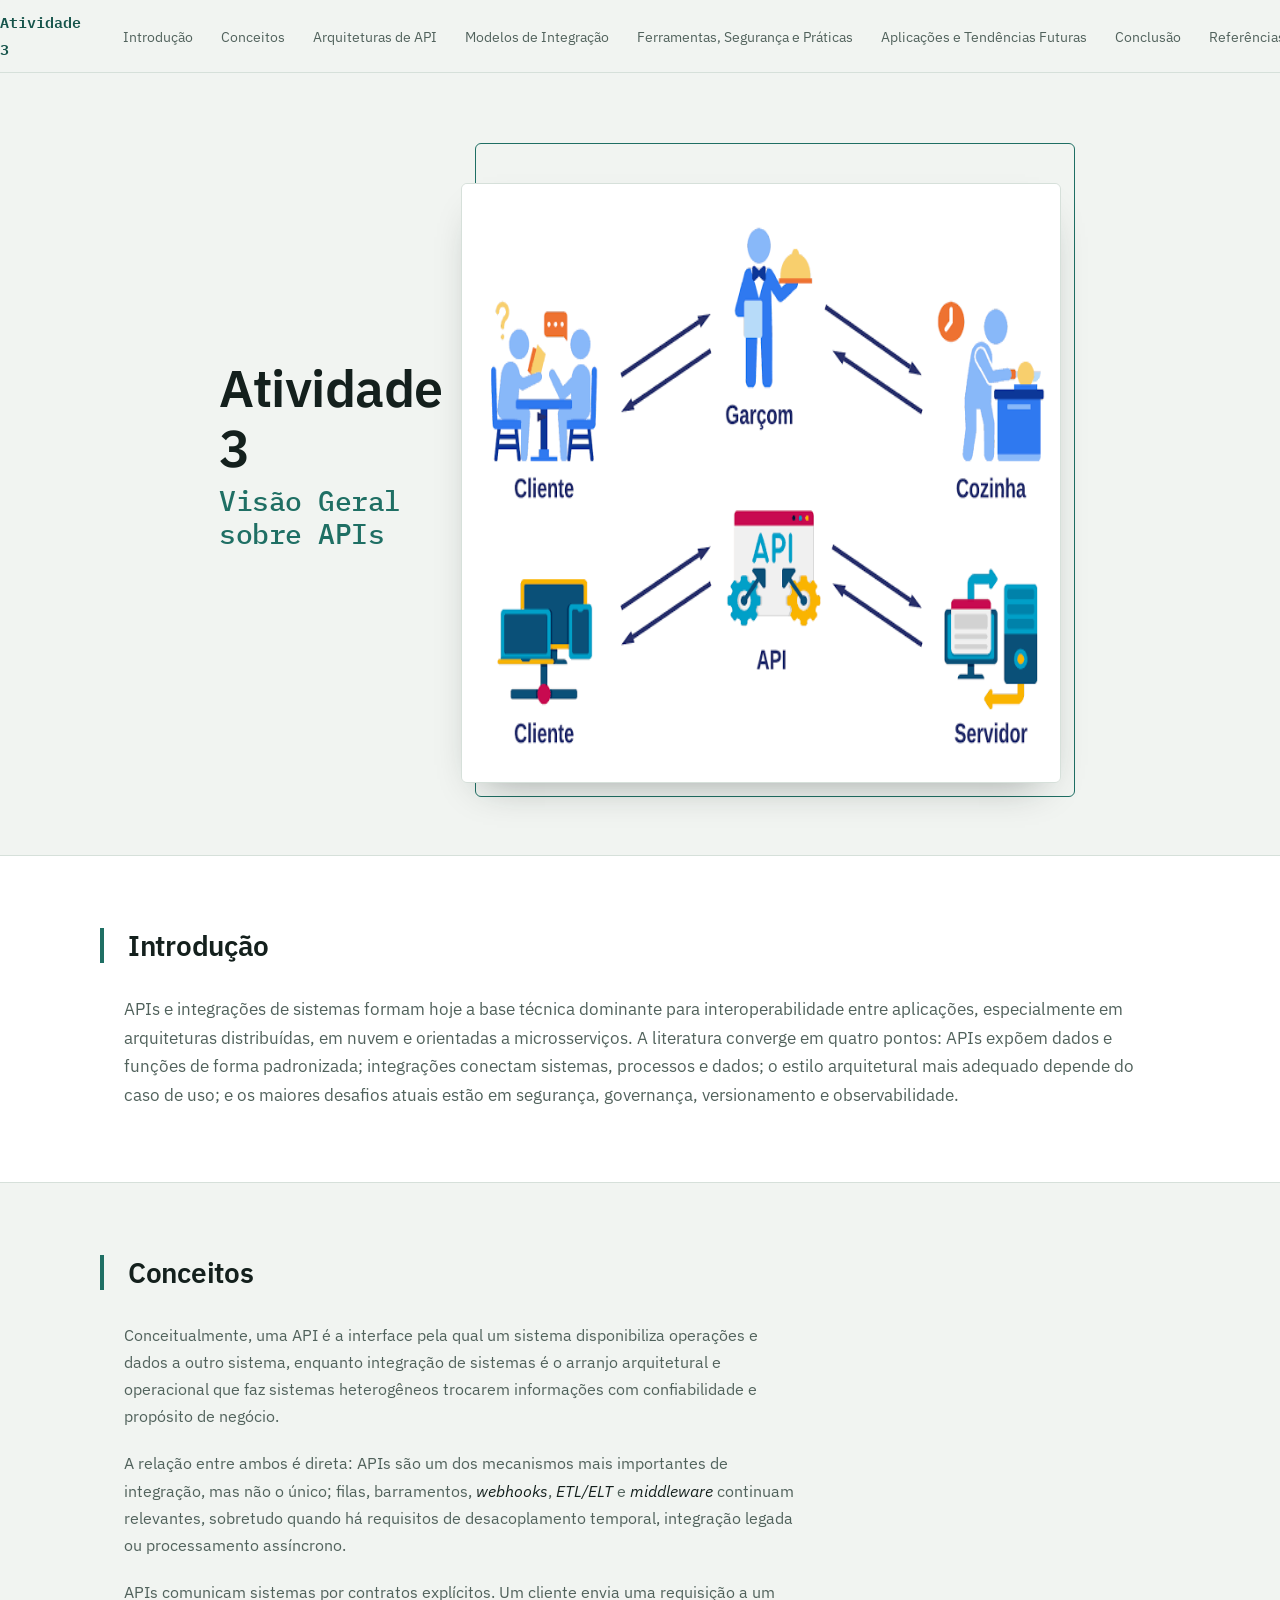
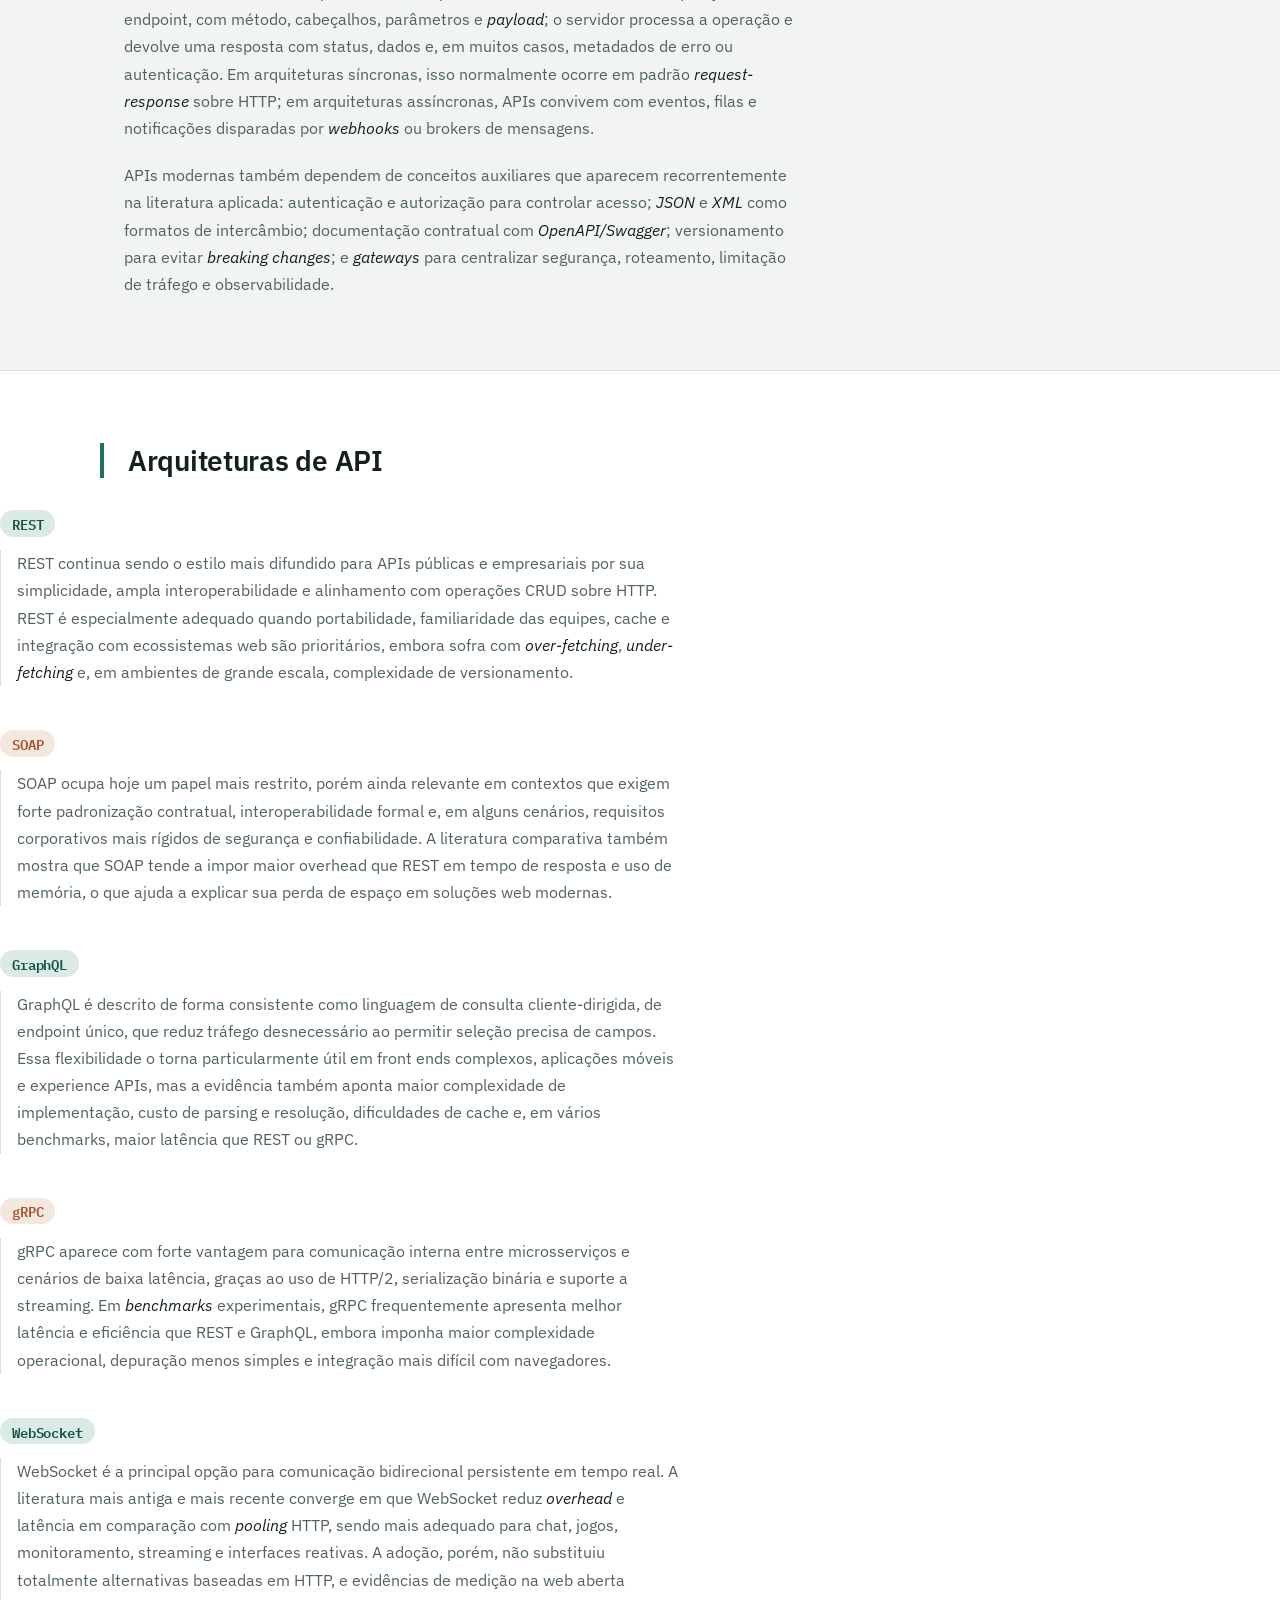
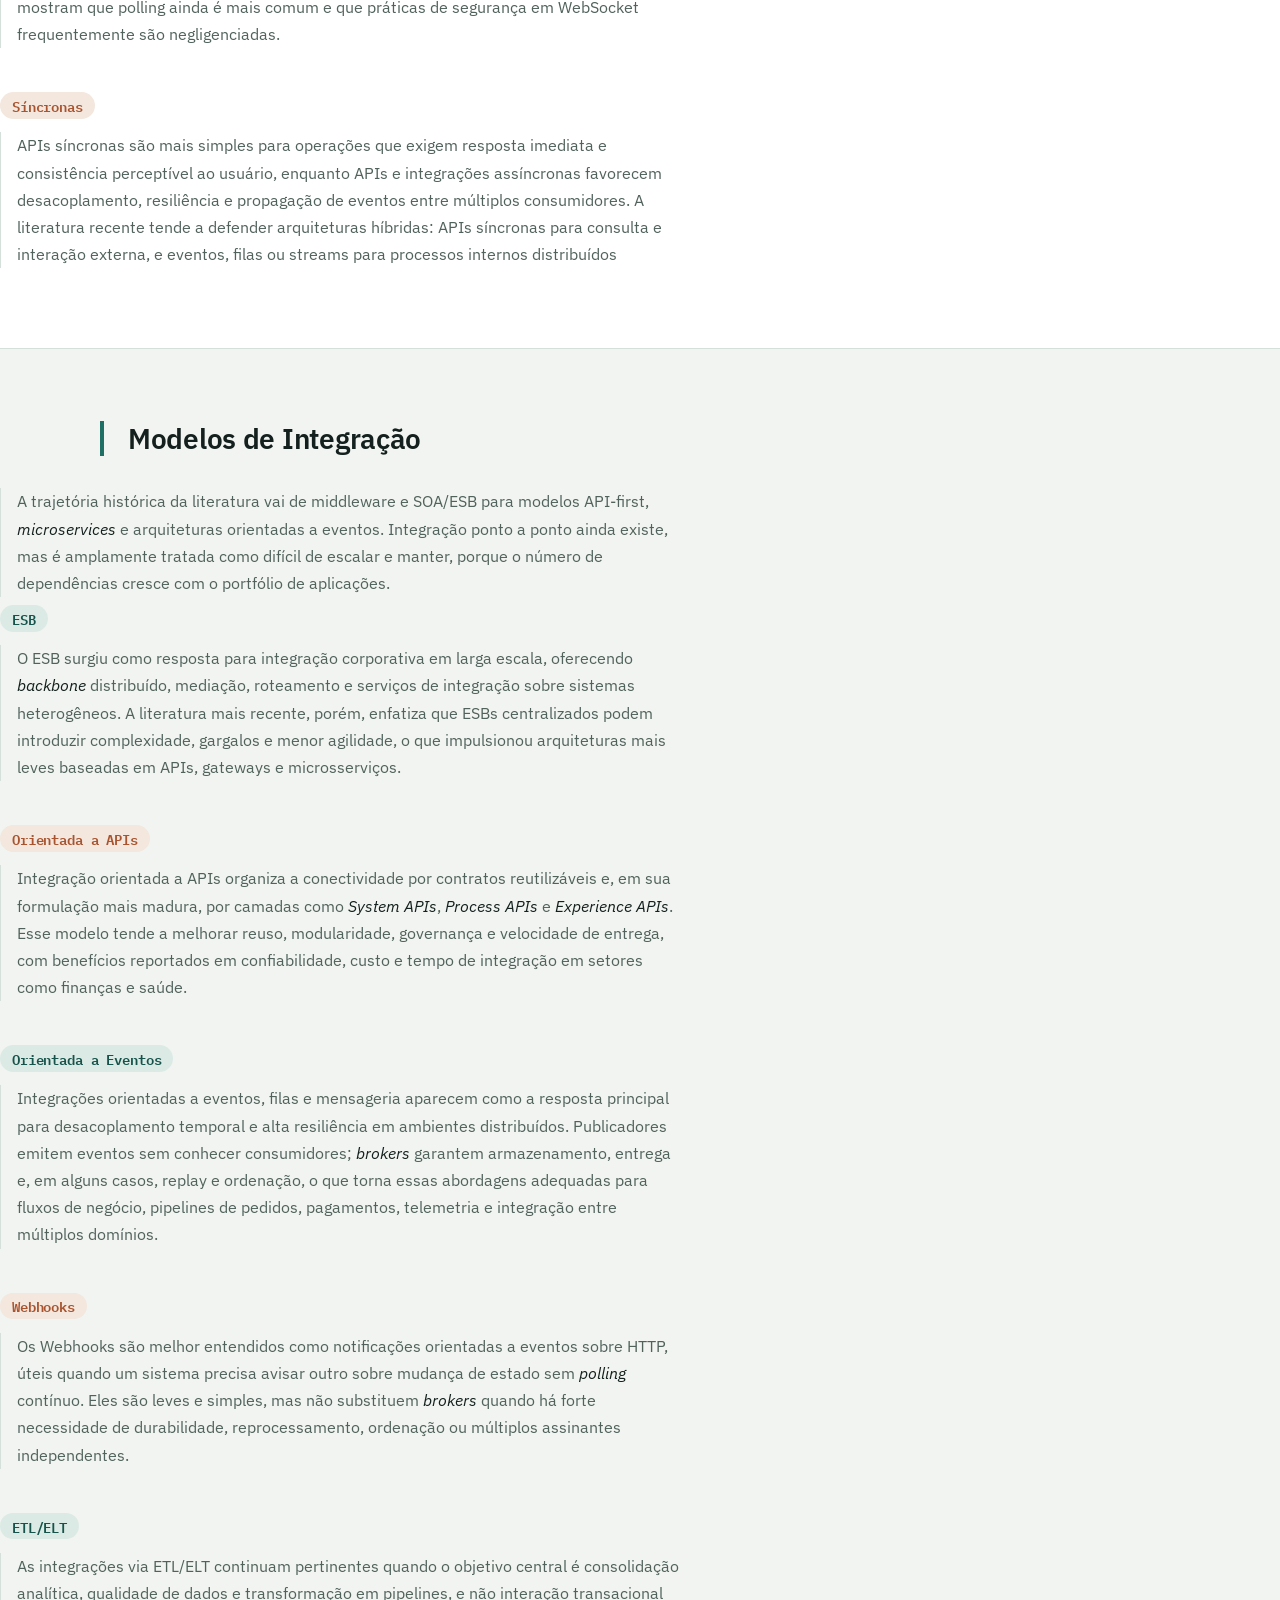
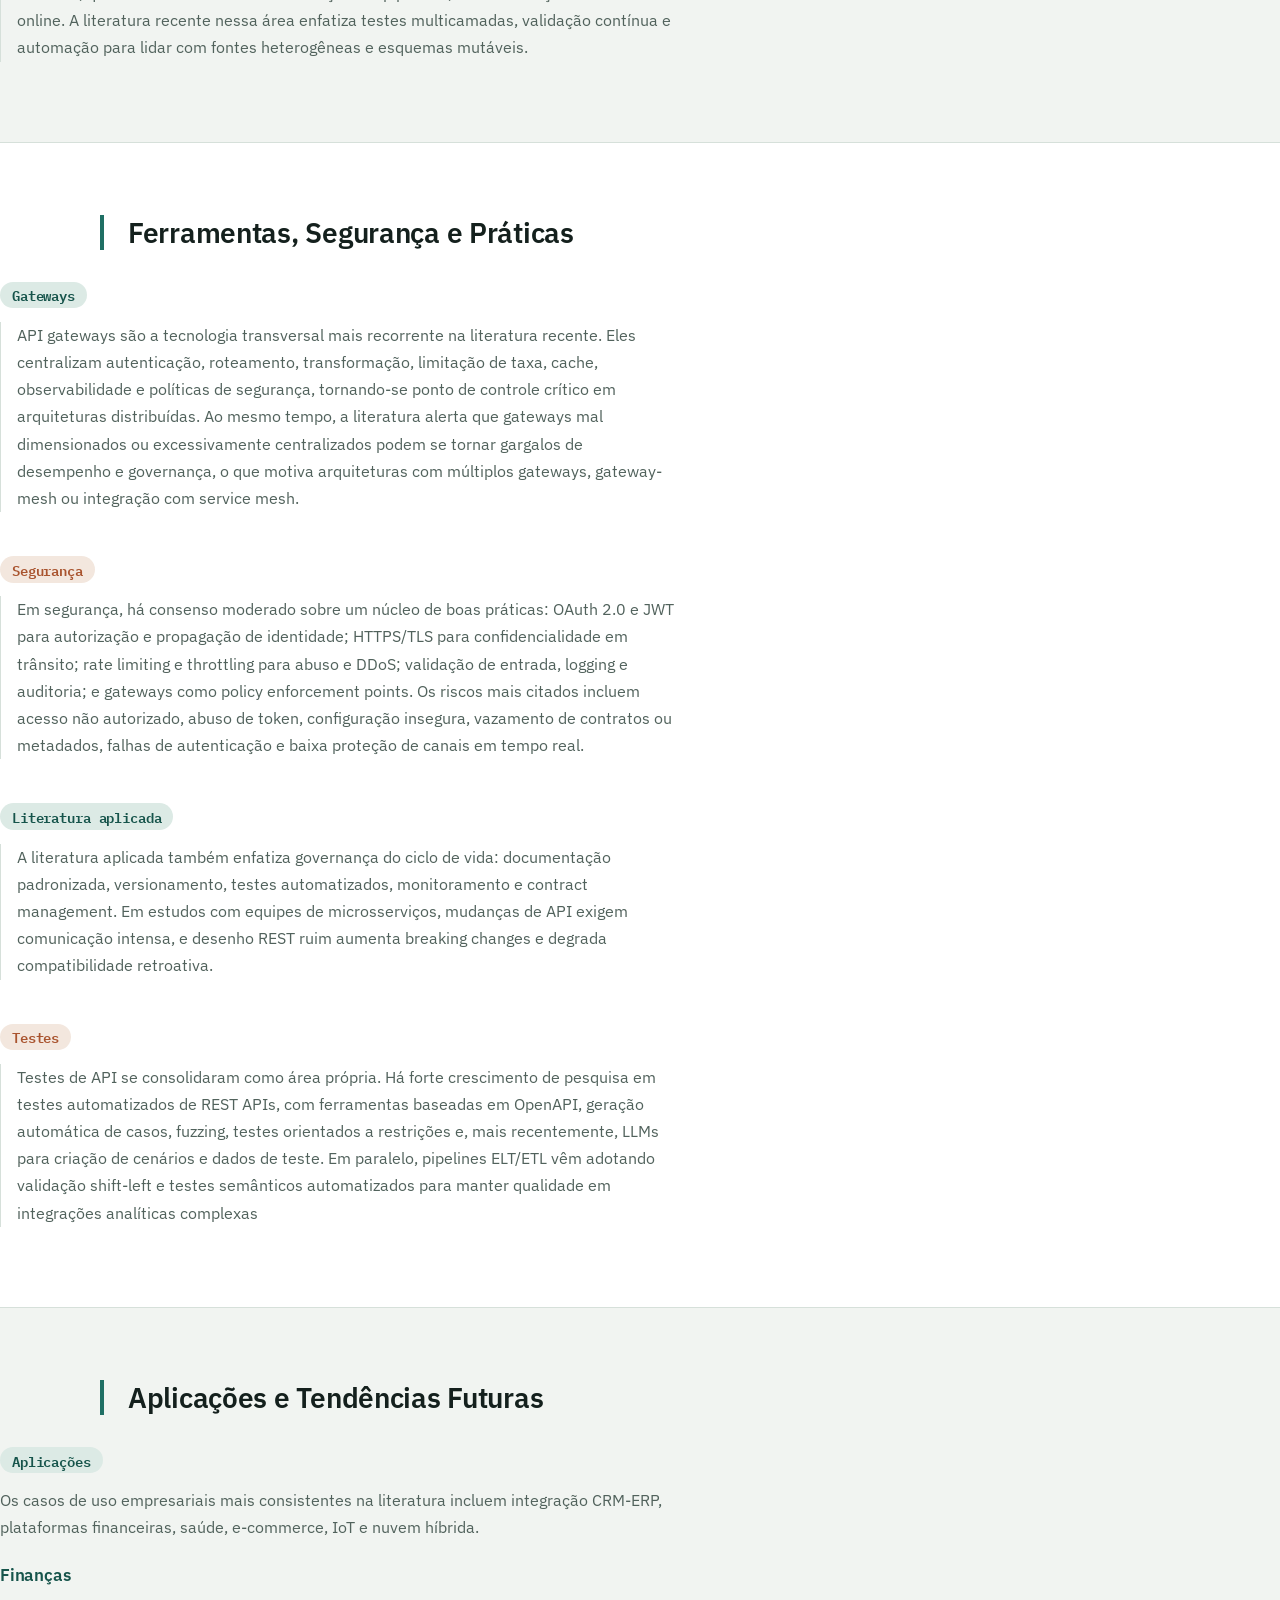
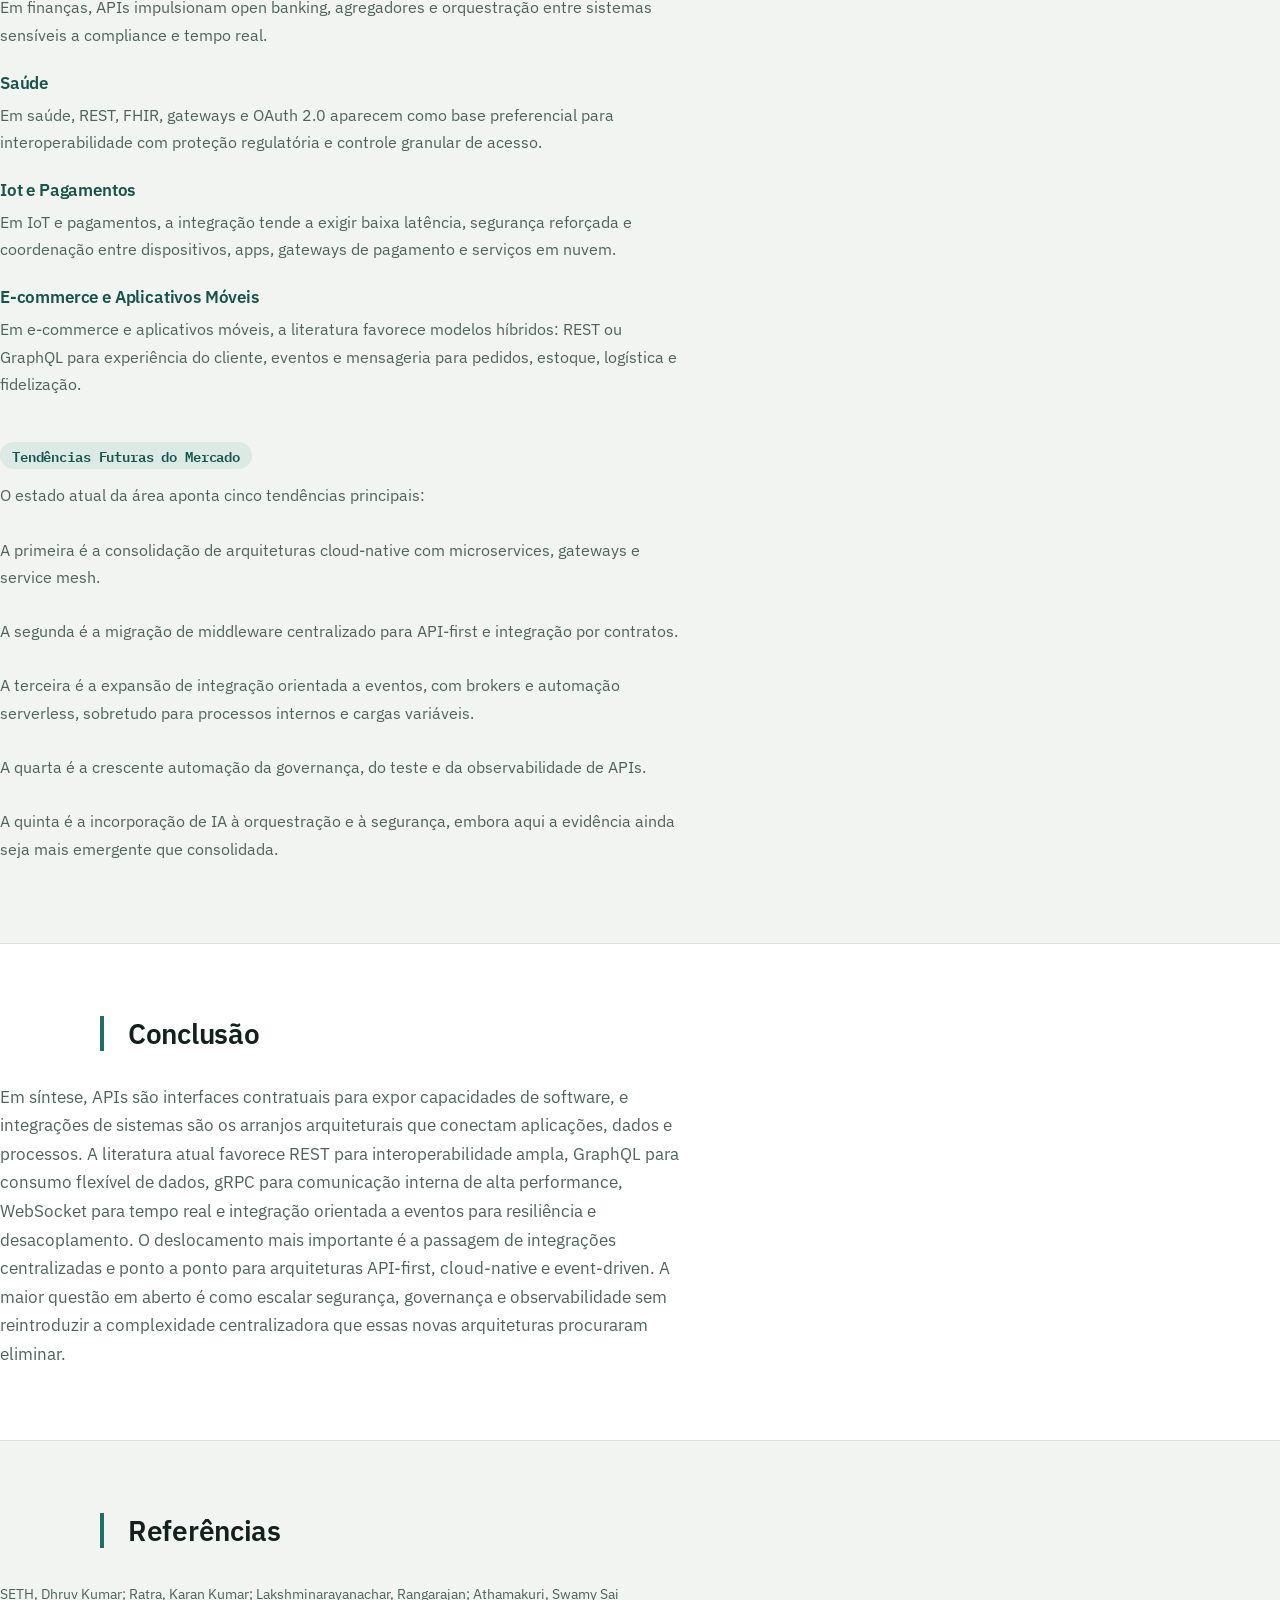
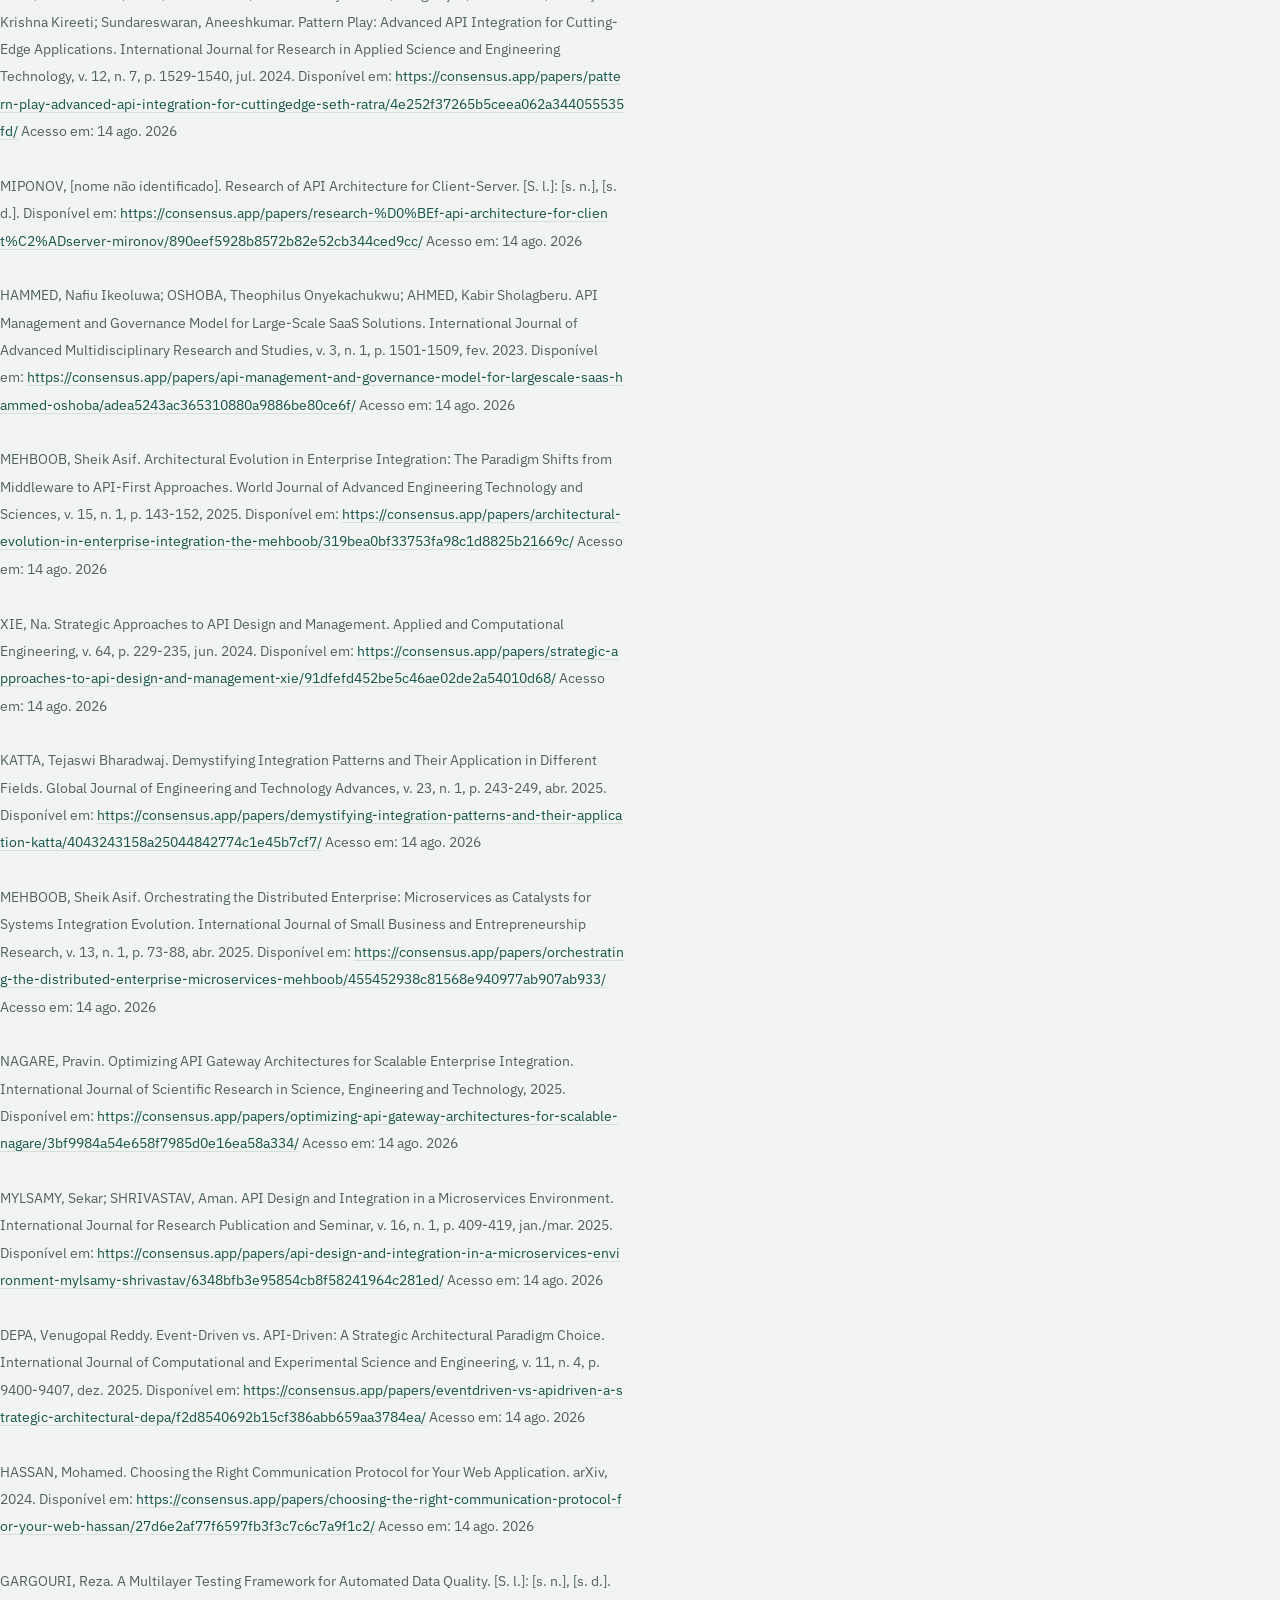
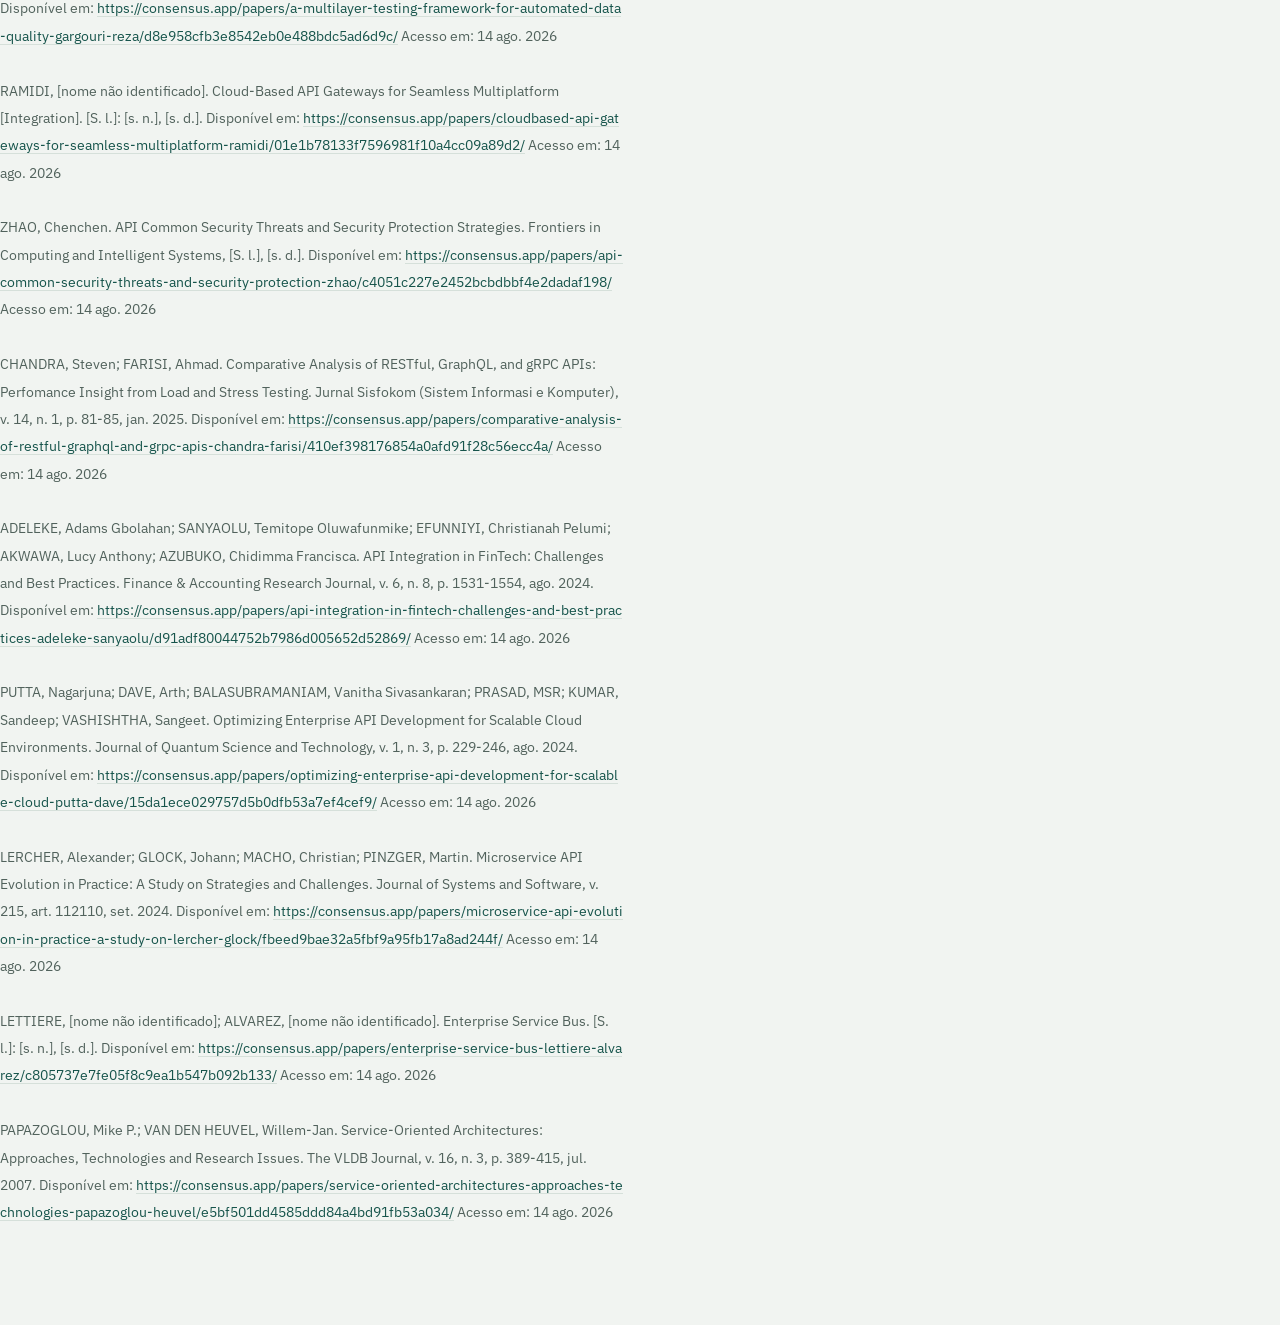
<file: Atividade3/index.html>
<!DOCTYPE html>
<html lang="pt-br">

<head>
    <meta charset="UTF-8">
    <meta name="viewport" content="width=device-width, initial-scale=1.0">
    <meta name="author" content="João Vitor Mangili da Silva">
    <meta name="description" content="Conteúdo da Atividade 3">
    <meta name="keywords" content="Desenvolvedor, 
    Atividade, APIs, João Vitor Mangili da Silva, Atividade 3, API, ">

    <link rel="stylesheet" href="style.css">
    <title>Atividade 3</title>
</head>

<body>
    <header class="header-1">
        <nav class="nav bd-grid">
            <div>
                <a href="#home" class="nav-logo">
                    Atividade 3
                </a>
            </div>
            <div class="nav-menu" id="nav-menu">
                <ul class="nav-list">
                    <li class="nav-item">
                        <a href="#introduction" class="nav-link">
                            Introdução
                        </a>
                    </li>
                    <li class="nav-item">
                        <a href="#concepts" class="nav-link">
                            Conceitos
                        </a>
                    </li>
                    <li class="nav-item">
                        <a href="#architecture" class="nav-link">
                            Arquiteturas de API
                        </a>
                    </li>
                    <li class="nav-item">
                        <a href="#integration" class="nav-link">
                            Modelos de Integração
                        </a>
                    </li>
                    <li class="nav-item">
                        <a href="#tools" class="nav-link">
                            Ferramentas, Segurança e Práticas
                        </a>
                    </li>
                    <li class="nav-item">
                        <a href="#aplic" class="nav-link">
                            Aplicações e Tendências Futuras
                        </a>
                    </li>
                    <li class="nav-item">
                        <a href="#conclusion" class="nav-link">
                            Conclusão
                        </a>
                    </li>
                    <li>
                        <a href="#ref" class="nav-link">
                            Referências
                        </a>
                    </li>
                </ul>
            </div>
        </nav>
    </header>

    <main>
        <section class="home bd-grid" id="home">
            <div class="home-data">
                <h1 class="home-title">
                    Atividade 3 <br>
                    <span class="home-title-color">
                        Visão Geral sobre APIs
                    </span>
                    <br>
                </h1>
            </div>
            <div class="home-img">
                <br> <br>
                <img src="./images/api.png" height="600" width="600" alt="foto ilustrativa de como as APIs funcionam" title="API">
            </div>
        </section>
        <section class="introduction section" id="introduction">
            <h2 class="introduction-subtitle">
            Introdução
            </h2>
        <p class="introduction-text">
            APIs e integrações de sistemas formam hoje a base técnica dominante para interoperabilidade entre
            aplicações, especialmente em arquiteturas distribuídas, em nuvem e orientadas a microsserviços. A literatura
            converge em quatro pontos: APIs expõem dados e funções de forma padronizada; integrações conectam sistemas,
            processos e dados; o estilo arquitetural mais adequado depende do caso de uso; e os maiores desafios atuais
            estão em segurança, governança, versionamento e observabilidade.
        </p>
        </section>

            <section class="concepts section" id="concepts">
                <h2 class="concepts-subtitle">
                    Conceitos
                </h2>
                <div class="concepts-text">

                    <p>
                        Conceitualmente, uma API é a interface pela qual um sistema disponibiliza operações e dados a
                        outro sistema, enquanto integração de sistemas é o arranjo arquitetural e operacional que faz
                        sistemas heterogêneos trocarem informações com confiabilidade e propósito de negócio.
                    </p>
                    <p>
                        A relação entre ambos é direta: APIs são um dos mecanismos mais importantes de integração, mas
                        não o único; filas, barramentos, <i>webhooks</i>, <i>ETL/ELT</i> e <i>middleware</i> continuam
                        relevantes, sobretudo quando há requisitos de desacoplamento temporal, integração legada ou
                        processamento assíncrono.
                    </p>
                    <p>
                        APIs comunicam sistemas por contratos explícitos. Um cliente envia uma requisição a um endpoint,
                        com método, cabeçalhos, parâmetros e <i>payload</i>; o servidor processa a operação e devolve
                        uma resposta com status, dados e, em muitos casos, metadados de erro ou autenticação. Em
                        arquiteturas síncronas, isso normalmente ocorre em padrão <i>request-response</i> sobre HTTP; em
                        arquiteturas assíncronas, APIs convivem com eventos, filas e notificações disparadas por
                        <i>webhooks</i> ou brokers de mensagens.
                    </p>
                    <p>
                        APIs modernas também dependem de conceitos auxiliares que aparecem recorrentemente na literatura
                        aplicada: autenticação e autorização para controlar acesso; <i>JSON</i> e <i>XML</i> como
                        formatos de intercâmbio; documentação contratual com <i>OpenAPI/Swagger</i>; versionamento para
                        evitar <i>breaking changes</i>; e <i>gateways</i> para centralizar segurança, roteamento,
                        limitação de tráfego e observabilidade.
                    </p>
                </div>
            </section>

            <section class="architecture section" id="architecture">
                <h2 class="architecture-title">
                    Arquiteturas de API
                </h2>
                <div class="architecture-container bd-grid">
                    <div>
                        <h3 class="architecture-subtitle">
                            REST
                        </h3>
                        <p class="architecture-text">
                            REST continua sendo o estilo mais difundido para APIs públicas e empresariais por sua
                            simplicidade, ampla interoperabilidade e alinhamento com operações CRUD sobre HTTP. REST é
                            especialmente adequado quando portabilidade, familiaridade das equipes, cache e integração
                            com ecossistemas web são prioritários, embora sofra com <i>over-fetching</i>,
                            <i>under-fetching</i> e, em ambientes de grande escala, complexidade de versionamento.
                        </p>
                        <h3 class="architecture-subtitle">
                            SOAP
                        </h3>
                        <p class="architecture-text">
                            SOAP ocupa hoje um papel mais restrito, porém ainda relevante em contextos que exigem forte
                            padronização contratual, interoperabilidade formal e, em alguns cenários, requisitos
                            corporativos mais rígidos de segurança e confiabilidade. A literatura comparativa também
                            mostra que SOAP tende a impor maior overhead que REST em tempo de resposta e uso de memória,
                            o que ajuda a explicar sua perda de espaço em soluções web modernas.
                        </p>
                        <h3 class="architecture-subtitle">
                            GraphQL
                        </h3>
                        <p class="architecture-text">
                            GraphQL é descrito de forma consistente como linguagem de consulta cliente-dirigida, de
                            endpoint único, que reduz tráfego desnecessário ao permitir seleção precisa de campos. Essa
                            flexibilidade o torna particularmente útil em front ends complexos, aplicações móveis e
                            experience APIs, mas a evidência também aponta maior complexidade de implementação, custo de
                            parsing e resolução, dificuldades de cache e, em vários benchmarks, maior latência que REST
                            ou gRPC.
                        </p>
                        <h3 class="architecture-subtitle">
                            gRPC
                        </h3>
                        <p class="architecture-text">
                            gRPC aparece com forte vantagem para comunicação interna entre microsserviços e cenários de
                            baixa latência, graças ao uso de HTTP/2, serialização binária e suporte a streaming. Em
                            <i>benchmarks</i> experimentais, gRPC frequentemente apresenta melhor latência e eficiência
                            que REST e GraphQL, embora imponha maior complexidade operacional, depuração menos simples e
                            integração mais difícil com navegadores.
                        </p>
                        <h3 class="architecture-subtitle">
                            WebSocket
                        </h3>
                        <p class="architecture-text">
                            WebSocket é a principal opção para comunicação bidirecional persistente em tempo real. A
                            literatura mais antiga e mais recente converge em que WebSocket reduz <i>overhead</i> e
                            latência em comparação com <i>pooling </i>HTTP, sendo mais adequado para chat, jogos,
                            monitoramento, streaming e interfaces reativas. A adoção, porém, não substituiu totalmente
                            alternativas baseadas em HTTP, e evidências de medição na web aberta mostram que polling
                            ainda é mais comum e que práticas de segurança em WebSocket frequentemente são
                            negligenciadas.
                        </p>
                        <h3 class="architecture-subtitle">
                            Síncronas
                        </h3>
                        <p class="architecture-text">
                            APIs síncronas são mais simples para operações que exigem resposta imediata e consistência
                            perceptível ao usuário, enquanto APIs e integrações assíncronas favorecem desacoplamento,
                            resiliência e propagação de eventos entre múltiplos consumidores. A literatura recente tende
                            a defender arquiteturas híbridas: APIs síncronas para consulta e interação externa, e
                            eventos, filas ou streams para processos internos distribuídos
                        </p>

                    </div>
                </div>
            </section>

            <section class="integration-session" id="integration">
                <h2 class="integration-title">
                    Modelos de Integração
                </h2>
                <div class="integration-container bd-grid">
                    <p class="integration-text">
                        A trajetória histórica da literatura vai de middleware e SOA/ESB para modelos API-first,
                        <i>microservices</i> e arquiteturas orientadas a eventos. Integração ponto a ponto ainda existe,
                        mas é amplamente tratada como difícil de escalar e manter, porque o número de dependências
                        cresce com o portfólio de aplicações.
                    </p>
                    <h3 class="integration-subtitle">
                        ESB
                    </h3>
                    <p class="integration-text">
                        O ESB surgiu como resposta para integração corporativa em larga escala, oferecendo
                        <i>backbone</i> distribuído, mediação, roteamento e serviços de integração sobre sistemas
                        heterogêneos. A literatura mais recente, porém, enfatiza que ESBs centralizados podem introduzir
                        complexidade, gargalos e menor agilidade, o que impulsionou arquiteturas mais leves baseadas em
                        APIs, gateways e microsserviços.
                    </p>
                    <h3 class="integration-subtitle">
                        Orientada a APIs
                    </h3>
                    <p class="integration-text">
                        Integração orientada a APIs organiza a conectividade por contratos reutilizáveis e, em sua
                        formulação mais madura, por camadas como <i>System APIs</i>, <i>Process APIs</i> e <i>Experience
                            APIs</i>. Esse modelo tende a melhorar reuso, modularidade, governança e velocidade de
                        entrega, com benefícios reportados em confiabilidade, custo e tempo de integração em setores
                        como finanças e saúde.
                    </p>
                    <h3 class="integration-subtitle">
                        Orientada a Eventos
                    </h3>
                    <p class="integration-text">
                        Integrações orientadas a eventos, filas e mensageria aparecem como a resposta principal para
                        desacoplamento temporal e alta resiliência em ambientes distribuídos. Publicadores emitem
                        eventos sem conhecer consumidores; <i>brokers</i> garantem armazenamento, entrega e, em alguns
                        casos, replay e ordenação, o que torna essas abordagens adequadas para fluxos de negócio,
                        pipelines de pedidos, pagamentos, telemetria e integração entre múltiplos domínios.
                    </p>
                    <h3 class="integration-subtitle">
                        Webhooks
                    </h3>
                    <p class="integration-text">
                        Os Webhooks são melhor entendidos como notificações orientadas a eventos sobre HTTP, úteis
                        quando um sistema precisa avisar outro sobre mudança de estado sem <i>polling</i> contínuo. Eles
                        são leves e simples, mas não substituem <i>brokers</i> quando há forte necessidade de
                        durabilidade, reprocessamento, ordenação ou múltiplos assinantes independentes.
                    </p>
                    <h3 class="integration-subtitle">
                        ETL/ELT
                    </h3>
                    <p class="integration-text">
                        As integrações via ETL/ELT continuam pertinentes quando o objetivo central é consolidação
                        analítica, qualidade de dados e transformação em pipelines, e não interação transacional online.
                        A literatura recente nessa área enfatiza testes multicamadas, validação contínua e automação
                        para lidar com fontes heterogêneas e esquemas mutáveis.
                    </p>
                </div>
            </section>

            <section class="tools-session" id="tools">
                    <h2 class="tools-title">
                        Ferramentas, Segurança e Práticas
                    </h2>
                    <div class="tools-container bd-grid">
                        <h3 class="tools-subtitle">
                            Gateways
                        </h3>
                        <p class="tools-text">
                            API gateways são a tecnologia transversal mais recorrente na literatura recente. Eles
                            centralizam autenticação, roteamento, transformação, limitação de taxa, cache,
                            observabilidade e políticas de segurança, tornando-se ponto de controle crítico em
                            arquiteturas distribuídas. Ao mesmo tempo, a literatura alerta que gateways mal
                            dimensionados ou excessivamente centralizados podem se tornar gargalos de desempenho e
                            governança, o que motiva arquiteturas com múltiplos gateways, gateway-mesh ou integração com
                            service mesh.
                        </p>
                        <h3 class="tools-subtitle">
                            Segurança
                        </h3>
                        <p class="tools-text">
                            Em segurança, há consenso moderado sobre um núcleo de boas práticas: OAuth 2.0 e JWT para
                            autorização e propagação de identidade; HTTPS/TLS para confidencialidade em trânsito; rate
                            limiting e throttling para abuso e DDoS; validação de entrada, logging e auditoria; e
                            gateways como policy enforcement points. Os riscos mais citados incluem acesso não
                            autorizado, abuso de token, configuração insegura, vazamento de contratos ou metadados,
                            falhas de autenticação e baixa proteção de canais em tempo real.
                        </p>
                        <h3 class="tools-subtitle">
                            Literatura aplicada
                        </h3>
                        <p class="tools-text">
                            A literatura aplicada também enfatiza governança do ciclo de vida: documentação padronizada,
                            versionamento, testes automatizados, monitoramento e contract management. Em estudos com
                            equipes de microsserviços, mudanças de API exigem comunicação intensa, e desenho REST ruim
                            aumenta breaking changes e degrada compatibilidade retroativa.
                        </p>
                        <h3 class="tools-subtitle">
                            Testes
                        </h3>
                        <p class="tools-text">
                            Testes de API se consolidaram como área própria. Há forte crescimento de pesquisa em testes
                            automatizados de REST APIs, com ferramentas baseadas em OpenAPI, geração automática de
                            casos, fuzzing, testes orientados a restrições e, mais recentemente, LLMs para criação de
                            cenários e dados de teste. Em paralelo, pipelines ELT/ETL vêm adotando validação shift-left
                            e testes semânticos automatizados para manter qualidade em integrações analíticas complexas
                        </p>
                    </div>
            </section>

            <section class="aplic-session" id="aplic">
                        <h2 class="aplic-title">
                            Aplicações e Tendências Futuras
                        </h2>
                        <div class="aplic-container bd-grid">
                            <h3 class="aplic-subtitle">
                                Aplicações
                            </h3>
                            <p class="aplic-text">
                                Os casos de uso empresariais mais consistentes na literatura incluem integração CRM-ERP,
                                plataformas financeiras, saúde, e-commerce, IoT e nuvem híbrida.
                            </p>
                            <h4 class="aplic-subsubtitle">
                                Finanças
                            </h4>
                            <p class="aplic-text">
                                Em finanças, APIs impulsionam open banking, agregadores e orquestração entre sistemas
                                sensíveis a compliance e tempo real.
                            </p>
                            <h4 class="aplic-subsubtitle">
                                Saúde
                            </h4>
                            <p class="aplic-text">
                                Em saúde, REST, FHIR, gateways e OAuth 2.0 aparecem como base preferencial para
                                interoperabilidade com proteção regulatória e controle granular de acesso.
                            </p>
                            <h4 class="aplic-subsubtitle">
                                Iot e Pagamentos
                            </h4>
                            <p class="aplic-text">
                                Em IoT e pagamentos, a integração tende a exigir baixa latência, segurança reforçada e
                                coordenação entre dispositivos, apps, gateways de pagamento e serviços em nuvem.
                            </p>
                            <h4 class="aplic-subsubtitle">
                                E-commerce e Aplicativos Móveis
                            </h4>
                            <p class="aplic-text">
                                Em e-commerce e aplicativos móveis, a literatura favorece modelos híbridos: REST ou
                                GraphQL para experiência do cliente, eventos e mensageria para pedidos, estoque,
                                logística e fidelização.
                            </p>
                            <h3 class="aplic-subtitle">
                                Tendências Futuras do Mercado
                            </h3>
                            <p class="aplic-text">
                                O estado atual da área aponta cinco tendências principais: <br> <br>

                                A primeira é a consolidação de arquiteturas cloud-native com microservices, gateways e
                                service mesh. <br> <br>

                                A segunda é a migração de middleware centralizado para API-first e integração por
                                contratos. <br> <br>

                                A terceira é a expansão de integração orientada a eventos, com brokers e automação
                                serverless, sobretudo para processos internos e cargas variáveis. <br> <br>

                                A quarta é a crescente automação da governança, do teste e da observabilidade de APIs.
                                <br> <br>

                                A quinta é a incorporação de IA à orquestração e à segurança, embora aqui a evidência
                                ainda seja mais emergente que consolidada.
                            </p>
                        </div>
                    </section>

                    <section class="conclusion-session" id="conclusion">
                        <h2 class="conclusion-title">
                            Conclusão
                        </h2>
                        <div class="conclusion-container bd-grid">
                            <p class="conclusion-text">
                                Em síntese, APIs são interfaces contratuais para expor capacidades de software, e integrações de sistemas são os arranjos arquiteturais que conectam aplicações, dados e processos. A literatura atual favorece REST para interoperabilidade ampla, GraphQL para consumo flexível de dados, gRPC para comunicação interna de alta performance, WebSocket para tempo real e integração orientada a eventos para resiliência e desacoplamento. O deslocamento mais importante é a passagem de integrações centralizadas e ponto a ponto para arquiteturas API-first, cloud-native e event-driven. A maior questão em aberto é como escalar segurança, governança e observabilidade sem reintroduzir a complexidade centralizadora que essas novas arquiteturas procuraram eliminar. 
                            </p>
                        </div>
                    </section>

                    <section class="ref-section" id="ref">
                        <h2 class="ref-title">
                            Referências
                        </h2>
                        <div class="ref-container bd-grid">
                            <p class="ref-text">
                                SETH, Dhruv Kumar; Ratra, Karan Kumar; Lakshminarayanachar, Rangarajan; Athamakuri, Swamy Sai Krishna Kireeti; Sundareswaran, Aneeshkumar. Pattern Play: Advanced API Integration for Cutting-Edge Applications. International Journal for Research in Applied Science and Engineering Technology, v. 12, n. 7, p. 1529-1540, jul. 2024. Disponível em: <a href="https://consensus.app/papers/pattern-play-advanced-api-integration-for-cuttingedge-seth-ratra/4e252f37265b5ceea062a344055535fd/" target="_blank"> https://consensus.app/papers/pattern-play-advanced-api-integration-for-cuttingedge-seth-ratra/4e252f37265b5ceea062a344055535fd/</a>
                                 Acesso em: 14 ago. 2026
                                <br>
                                <br>
                                MIРОNOV, [nome não identificado]. Research of API Architecture for Client-Server. [S. l.]: [s. n.], [s. d.]. Disponível em: <a href="https://consensus.app/papers/research-%D0%BEf-api-architecture-for-client%C2%ADserver-mironov/890eef5928b8572b82e52cb344ced9cc/" target="_blank"> https://consensus.app/papers/research-%D0%BEf-api-architecture-for-client%C2%ADserver-mironov/890eef5928b8572b82e52cb344ced9cc/</a>
                                 Acesso em: 14 ago. 2026
                                <br>
                                <br>
                                HAMMED, Nafiu Ikeoluwa; OSHOBA, Theophilus Onyekachukwu; AHMED, Kabir Sholagberu. API Management and Governance Model for Large-Scale SaaS Solutions. International Journal of Advanced Multidisciplinary Research and Studies, v. 3, n. 1, p. 1501-1509, fev. 2023. Disponível em: <a href="https://consensus.app/papers/api-management-and-governance-model-for-largescale-saas-hammed-oshoba/adea5243ac365310880a9886be80ce6f/" target="_blank"> https://consensus.app/papers/api-management-and-governance-model-for-largescale-saas-hammed-oshoba/adea5243ac365310880a9886be80ce6f/</a>
                                 Acesso em: 14 ago. 2026
                                <br>
                                <br>
                                MEHBOOB, Sheik Asif. Architectural Evolution in Enterprise Integration: The Paradigm Shifts from Middleware to API-First Approaches. World Journal of Advanced Engineering Technology and Sciences, v. 15, n. 1, p. 143-152, 2025. Disponível em: <a href="https://consensus.app/papers/architectural-evolution-in-enterprise-integration-the-mehboob/319bea0bf33753fa98c1d8825b21669c/" target="_blank"> https://consensus.app/papers/architectural-evolution-in-enterprise-integration-the-mehboob/319bea0bf33753fa98c1d8825b21669c/</a>
                                 Acesso em: 14 ago. 2026
                                <br>
                                <br>
                                XIE, Na. Strategic Approaches to API Design and Management. Applied and Computational Engineering, v. 64, p. 229-235, jun. 2024. Disponível em: <a href="https://consensus.app/papers/strategic-approaches-to-api-design-and-management-xie/91dfefd452be5c46ae02de2a54010d68/" target="_blank"> https://consensus.app/papers/strategic-approaches-to-api-design-and-management-xie/91dfefd452be5c46ae02de2a54010d68/</a>
                                 Acesso em: 14 ago. 2026
                                <br>
                                <br>
                                KATTA, Tejaswi Bharadwaj. Demystifying Integration Patterns and Their Application in Different Fields. Global Journal of Engineering and Technology Advances, v. 23, n. 1, p. 243-249, abr. 2025. Disponível em: <a href="https://consensus.app/papers/demystifying-integration-patterns-and-their-application-katta/4043243158a25044842774c1e45b7cf7/" target="_blank"> https://consensus.app/papers/demystifying-integration-patterns-and-their-application-katta/4043243158a25044842774c1e45b7cf7/</a>
                                 Acesso em: 14 ago. 2026
                                <br>
                                <br>
                                MEHBOOB, Sheik Asif. Orchestrating the Distributed Enterprise: Microservices as Catalysts for Systems Integration Evolution. International Journal of Small Business and Entrepreneurship Research, v. 13, n. 1, p. 73-88, abr. 2025. Disponível em: <a href="https://consensus.app/papers/orchestrating-the-distributed-enterprise-microservices-mehboob/455452938c81568e940977ab907ab933/" target="_blank"> https://consensus.app/papers/orchestrating-the-distributed-enterprise-microservices-mehboob/455452938c81568e940977ab907ab933/</a>
                                Acesso em: 14 ago. 2026
                                <br>
                                <br>
                                NAGARE, Pravin. Optimizing API Gateway Architectures for Scalable Enterprise Integration. International Journal of Scientific Research in Science, Engineering and Technology, 2025. Disponível em: <a href="https://consensus.app/papers/optimizing-api-gateway-architectures-for-scalable-nagare/3bf9984a54e658f7985d0e16ea58a334/" target="_blank"> https://consensus.app/papers/optimizing-api-gateway-architectures-for-scalable-nagare/3bf9984a54e658f7985d0e16ea58a334/</a>
                                 Acesso em: 14 ago. 2026
                                <br>
                                <br>
                                MYLSAMY, Sekar; SHRIVASTAV, Aman. API Design and Integration in a Microservices Environment. International Journal for Research Publication and Seminar, v. 16, n. 1, p. 409-419, jan./mar. 2025. Disponível em: <a href="https://consensus.app/papers/api-design-and-integration-in-a-microservices-environment-mylsamy-shrivastav/6348bfb3e95854cb8f58241964c281ed/" target="_blank"> https://consensus.app/papers/api-design-and-integration-in-a-microservices-environment-mylsamy-shrivastav/6348bfb3e95854cb8f58241964c281ed/</a>
                                 Acesso em: 14 ago. 2026
                                <br>
                                <br>
                                DEPA, Venugopal Reddy. Event-Driven vs. API-Driven: A Strategic Architectural Paradigm Choice. International Journal of Computational and Experimental Science and Engineering, v. 11, n. 4, p. 9400-9407, dez. 2025. Disponível em: <a href="https://consensus.app/papers/eventdriven-vs-apidriven-a-strategic-architectural-depa/f2d8540692b15cf386abb659aa3784ea/" target="_blank"> https://consensus.app/papers/eventdriven-vs-apidriven-a-strategic-architectural-depa/f2d8540692b15cf386abb659aa3784ea/</a>
                                 Acesso em: 14 ago. 2026
                                <br>
                                <br>
                                HASSAN, Mohamed. Choosing the Right Communication Protocol for Your Web Application. arXiv, 2024. Disponível em: <a href="https://consensus.app/papers/choosing-the-right-communication-protocol-for-your-web-hassan/27d6e2af77f6597fb3f3c7c6c7a9f1c2/" target="_blank"> https://consensus.app/papers/choosing-the-right-communication-protocol-for-your-web-hassan/27d6e2af77f6597fb3f3c7c6c7a9f1c2/</a>
                                 Acesso em: 14 ago. 2026
                                <br>
                                <br>
                                GARGOURI, Reza. A Multilayer Testing Framework for Automated Data Quality. [S. l.]: [s. n.], [s. d.]. Disponível em: <a href="https://consensus.app/papers/a-multilayer-testing-framework-for-automated-data-quality-gargouri-reza/d8e958cfb3e8542eb0e488bdc5ad6d9c/" target="_blank"> https://consensus.app/papers/a-multilayer-testing-framework-for-automated-data-quality-gargouri-reza/d8e958cfb3e8542eb0e488bdc5ad6d9c/</a>
                                 Acesso em: 14 ago. 2026
                                <br>
                                <br>
                                RAMIDI, [nome não identificado]. Cloud-Based API Gateways for Seamless Multiplatform [Integration]. [S. l.]: [s. n.], [s. d.]. Disponível em: <a href="https://consensus.app/papers/cloudbased-api-gateways-for-seamless-multiplatform-ramidi/01e1b78133f7596981f10a4cc09a89d2/" target="_blank"> https://consensus.app/papers/cloudbased-api-gateways-for-seamless-multiplatform-ramidi/01e1b78133f7596981f10a4cc09a89d2/</a>
                                 Acesso em: 14 ago. 2026
                                <br>
                                <br>
                                ZHAO, Chenchen. API Common Security Threats and Security Protection Strategies. Frontiers in Computing and Intelligent Systems, [S. l.], [s. d.]. Disponível em: <a href="https://consensus.app/papers/api-common-security-threats-and-security-protection-zhao/c4051c227e2452bcbdbbf4e2dadaf198/" target="_blank"> https://consensus.app/papers/api-common-security-threats-and-security-protection-zhao/c4051c227e2452bcbdbbf4e2dadaf198/</a>
                                 Acesso em: 14 ago. 2026
                                <br>
                                <br>
                                CHANDRA, Steven; FARISI, Ahmad. Comparative Analysis of RESTful, GraphQL, and gRPC APIs: Perfomance Insight from Load and Stress Testing. Jurnal Sisfokom (Sistem Informasi e Komputer), v. 14, n. 1, p. 81-85, jan. 2025. Disponível em: <a href="https://consensus.app/papers/comparative-analysis-of-restful-graphql-and-grpc-apis-chandra-farisi/410ef398176854a0afd91f28c56ecc4a/" target="_blank"> https://consensus.app/papers/comparative-analysis-of-restful-graphql-and-grpc-apis-chandra-farisi/410ef398176854a0afd91f28c56ecc4a/</a>
                                 Acesso em: 14 ago. 2026
                                <br>
                                <br>
                                ADELEKE, Adams Gbolahan; SANYAOLU, Temitope Oluwafunmike; EFUNNIYI, Christianah Pelumi; AKWAWA, Lucy Anthony; AZUBUKO, Chidimma Francisca. API Integration in FinTech: Challenges and Best Practices. Finance & Accounting Research Journal, v. 6, n. 8, p. 1531-1554, ago. 2024. Disponível em: <a href="https://consensus.app/papers/api-integration-in-fintech-challenges-and-best-practices-adeleke-sanyaolu/d91adf80044752b7986d005652d52869/" target="_blank"> https://consensus.app/papers/api-integration-in-fintech-challenges-and-best-practices-adeleke-sanyaolu/d91adf80044752b7986d005652d52869/</a>
                                 Acesso em: 14 ago. 2026
                                <br>
                                <br>
                                PUTTA, Nagarjuna; DAVE, Arth; BALASUBRAMANIAM, Vanitha Sivasankaran; PRASAD, MSR; KUMAR, Sandeep; VASHISHTHA, Sangeet. Optimizing Enterprise API Development for Scalable Cloud Environments. Journal of Quantum Science and Technology, v. 1, n. 3, p. 229-246, ago. 2024. Disponível em: <a href="https://consensus.app/papers/optimizing-enterprise-api-development-for-scalable-cloud-putta-dave/15da1ece029757d5b0dfb53a7ef4cef9/" target="_blank"> https://consensus.app/papers/optimizing-enterprise-api-development-for-scalable-cloud-putta-dave/15da1ece029757d5b0dfb53a7ef4cef9/</a>
                                 Acesso em: 14 ago. 2026
                                <br>
                                <br>
                                LERCHER, Alexander; GLOCK, Johann; MACHO, Christian; PINZGER, Martin. Microservice API Evolution in Practice: A Study on Strategies and Challenges. Journal of Systems and Software, v. 215, art. 112110, set. 2024. Disponível em: <a href="https://consensus.app/papers/microservice-api-evolution-in-practice-a-study-on-lercher-glock/fbeed9bae32a5fbf9a95fb17a8ad244f/" target="_blank"> https://consensus.app/papers/microservice-api-evolution-in-practice-a-study-on-lercher-glock/fbeed9bae32a5fbf9a95fb17a8ad244f/</a>
                                 Acesso em: 14 ago. 2026
                                <br>
                                <br>
                                LETTIERE, [nome não identificado]; ALVAREZ, [nome não identificado]. Enterprise Service Bus. [S. l.]: [s. n.], [s. d.]. Disponível em: <a href="https://consensus.app/papers/enterprise-service-bus-lettiere-alvarez/c805737e7fe05f8c9ea1b547b092b133/" target="_blank"> https://consensus.app/papers/enterprise-service-bus-lettiere-alvarez/c805737e7fe05f8c9ea1b547b092b133/</a>
                                 Acesso em: 14 ago. 2026
                                <br>
                                <br>
                                PAPAZOGLOU, Mike P.; VAN DEN HEUVEL, Willem-Jan. Service-Oriented Architectures: Approaches, Technologies and Research Issues. The VLDB Journal, v. 16, n. 3, p. 389-415, jul. 2007. Disponível em:
                                <a href="https://consensus.app/papers/service-oriented-architectures-approaches-technologies-papazoglou-heuvel/e5bf501dd4585ddd84a4bd91fb53a034/" target="_blank"> https://consensus.app/papers/service-oriented-architectures-approaches-technologies-papazoglou-heuvel/e5bf501dd4585ddd84a4bd91fb53a034/</a>
                                 Acesso em: 14 ago. 2026
                                <br>
                                <br>
                            </p>
                        </div>

                    </section>
    </main>
</body>

</html>
</file>
<file: Atividade3/style.css>
@import url('https://fonts.googleapis.com/css2?family=IBM+Plex+Sans:wght@400;500;600;700&family=IBM+Plex+Mono:wght@500;600&display=swap');

:root {
    --bg: #F1F4F1;
    --surface: #FFFFFF;
    --ink: #14201D;
    --ink-soft: #51625C;
    --line: #D6E0DA;

    --accent: #1F6F64;
    --accent-dark: #16544B;
    --accent-soft: #DCEAE5;
    --accent-2: #A9542F;
    --accent-2-soft: #F3E7DE;

    --font-body: 'IBM Plex Sans', -apple-system, BlinkMacSystemFont, 'Segoe UI', sans-serif;
    --font-mono: 'IBM Plex Mono', 'SFMono-Regular', Consolas, monospace;

    --max-width: 1080px;
    --header-height: 4.5rem;
    --radius: 6px;
}


*,
*::before,
*::after {
    box-sizing: border-box;
    margin: 0;
    padding: 0;
}

html {
    scroll-behavior: smooth;
    scroll-padding-top: calc(var(--header-height) + 1rem);
}

body {
    background-color: var(--bg);
    color: var(--ink);
    font-family: var(--font-body);
    font-size: 1rem;
    line-height: 1.7;
    -webkit-font-smoothing: antialiased;
}

img {
    max-width: 100%;
    display: block;
}

a {
    color: inherit;
    text-decoration: none;
}

ul {
    list-style: none;
}

h1, h2, h3, h4 {
    font-weight: 600;
    line-height: 1.25;
    letter-spacing: -0.01em;
}

p {
    color: var(--ink-soft);
    max-width: 70ch;
}

:focus-visible {
    outline: 2px solid var(--accent);
    outline-offset: 3px;
}

@media (prefers-reduced-motion: reduce) {
    html {
        scroll-behavior: auto;
    }
    * {
        animation-duration: 0.01ms !important;
        transition-duration: 0.01ms !important;
    }
}


.bd-grid {
    display: grid;
    grid-template-columns: minmax(1.5rem, 1fr) minmax(0, var(--max-width)) minmax(1.5rem, 1fr);
}

.bd-grid > * {
    grid-column: 2;
}


.header-1 {
    position: sticky;
    top: 0;
    z-index: 100;
    background-color: rgba(241, 244, 241, 0.92);
    backdrop-filter: blur(6px);
    border-bottom: 1px solid var(--line);
}

.nav {
    height: var(--header-height);
    display: flex;
    align-items: center;
    justify-content: space-between;
    gap: 1.5rem;
}

.nav-logo {
    font-family: var(--font-mono);
    font-weight: 600;
    font-size: 0.95rem;
    color: var(--accent-dark);
}

.nav-menu {
    overflow-x: auto;
    scrollbar-width: none;
}

.nav-menu::-webkit-scrollbar {
    display: none;
}

.nav-list {
    display: flex;
    gap: 1.75rem;
    white-space: nowrap;
}

.nav-link {
    font-size: 0.9rem;
    color: var(--ink-soft);
    padding: 0.35rem 0;
    border-bottom: 2px solid transparent;
    transition: color 0.15s ease, border-color 0.15s ease;
}

.nav-link:hover,
.nav-link:focus-visible {
    color: var(--accent-dark);
    border-color: var(--accent);
}


main {
    display: block;
}

section {
    padding-block: 4.5rem;
}


section:not(.home) > *:not(.bd-grid) {
    max-width: var(--max-width);
    margin-inline: auto;
    padding-inline: 1.5rem;
}

.introduction-subtitle,
.concepts-subtitle,
.architecture-title,
.integration-title,
.tools-title,
.aplic-title,
.conclusion-title,
.ref-title,
.section-title {
    font-size: 1.75rem;
    color: var(--ink);
    position: relative;
    padding-left: 1rem;
    border-left: 4px solid var(--accent);
    margin-bottom: 2rem;
}

/* alternating sections get a paper vs. surface background for rhythm */
.introduction,
.architecture,
.tools-session,
.conclusion-session {
    background-color: var(--surface);
    border-top: 1px solid var(--line);
    border-bottom: 1px solid var(--line);
}


.home {
    display: grid;
    grid-template-columns: minmax(1.5rem, 1fr) minmax(0, var(--max-width)) minmax(1.5rem, 1fr);
    align-items: center;
    padding-block: 3.5rem 4.5rem;
}

.home-data,
.home-img {
    grid-column: 2;
}

@media screen and (min-width: 768px) {
    .home {
        grid-template-columns: minmax(1.5rem, 1fr) 1.1fr 0.9fr minmax(1.5rem, 1fr);
    }
    .home-data {
        grid-column: 2;
    }
    .home-img {
        grid-column: 3;
        justify-self: end;
    }
}

.home-title {
    font-size: clamp(2.25rem, 5vw, 3.25rem);
    color: var(--ink);
    line-height: 1.15;
}

.home-title-color {
    color: var(--accent);
    font-family: var(--font-mono);
    font-weight: 500;
    font-size: clamp(1.25rem, 3vw, 1.75rem);
    display: inline-block;
    margin-top: 0.5rem;
}

.home-img {
    position: relative;
    width: max-content;
}

.home-img img {
    border-radius: var(--radius);
    border: 1px solid var(--line);
    box-shadow: 0 18px 40px -22px rgba(20, 32, 29, 0.45);
}

.home-img::before {
    content: "";
    position: absolute;
    inset: 14px -14px -14px 14px;
    border: 1px solid var(--accent);
    border-radius: var(--radius);
    z-index: -1;
}


.introduction-text {
    font-size: 1.05rem;
    max-width: 68ch;
}


.concepts-text p {
    margin-bottom: 1.25rem;
    max-width: 68ch;
}

.concepts-text p:last-child {
    margin-bottom: 0;
}

.concepts-text i,
i {
    font-style: italic;
    color: var(--ink);
}


.architecture-subtitle,
.integration-subtitle,
.tools-subtitle,
.aplic-subtitle {
    font-family: var(--font-mono);
    font-size: 0.85rem;
    font-weight: 600;
    color: var(--accent-dark);
    background-color: var(--accent-soft);
    display: inline-block;
    padding: 0.3rem 0.75rem;
    border-radius: 999px;
    margin-top: 2.25rem;
    margin-bottom: 0.85rem;
}

.architecture-subtitle:first-of-type,
.integration-subtitle:first-of-type,
.tools-subtitle:first-of-type,
.aplic-subtitle:first-of-type {
    margin-top: 0;
}

.architecture-text,
.integration-text,
.tools-text,
.aplic-text {
    max-width: 68ch;
    padding-left: 1rem;
    border-left: 1px solid var(--line);
    margin-bottom: 0.5rem;
}


h3.architecture-subtitle:nth-of-type(2n),
h3.integration-subtitle:nth-of-type(2n),
h3.tools-subtitle:nth-of-type(2n) {
    color: var(--accent-2);
    background-color: var(--accent-2-soft);
}

.architecture-container,
.integration-container,
.tools-container {
    display: block;
}


.aplic-container {
    display: block;
}

.aplic-subsubtitle {
    font-size: 1.05rem;
    color: var(--accent-dark);
    margin-top: 1.5rem;
    margin-bottom: 0.5rem;
}

.aplic-text {
    border-left: none;
    padding-left: 0;
}


.conclusion-container {
    display: block;
}

.conclusion-text {
    font-size: 1.05rem;
    max-width: 68ch;
}


.ref-section {
    background-color: var(--bg);
}

.ref-container {
    display: block;
}

.ref-text {
    font-size: 0.9rem;
    line-height: 1.9;
    color: var(--ink-soft);
    max-width: 78ch;
}

.ref-text a {
    color: var(--accent-dark);
    text-decoration: underline;
    text-decoration-color: var(--line);
    text-underline-offset: 3px;
    word-break: break-all;
}

.ref-text a:hover,
.ref-text a:focus-visible {
    text-decoration-color: var(--accent);
}



@media screen and (max-width: 767px) {
    section {
        padding-block: 3rem;
    }

    .nav-list {
        gap: 1.25rem;
    }

    .home-img::before {
        display: none;
    }

    .ref-text {
        word-break: break-word;
    }

    .contact-container img {
        width: 44px;
        height: 44px;
    }
}
</file>
